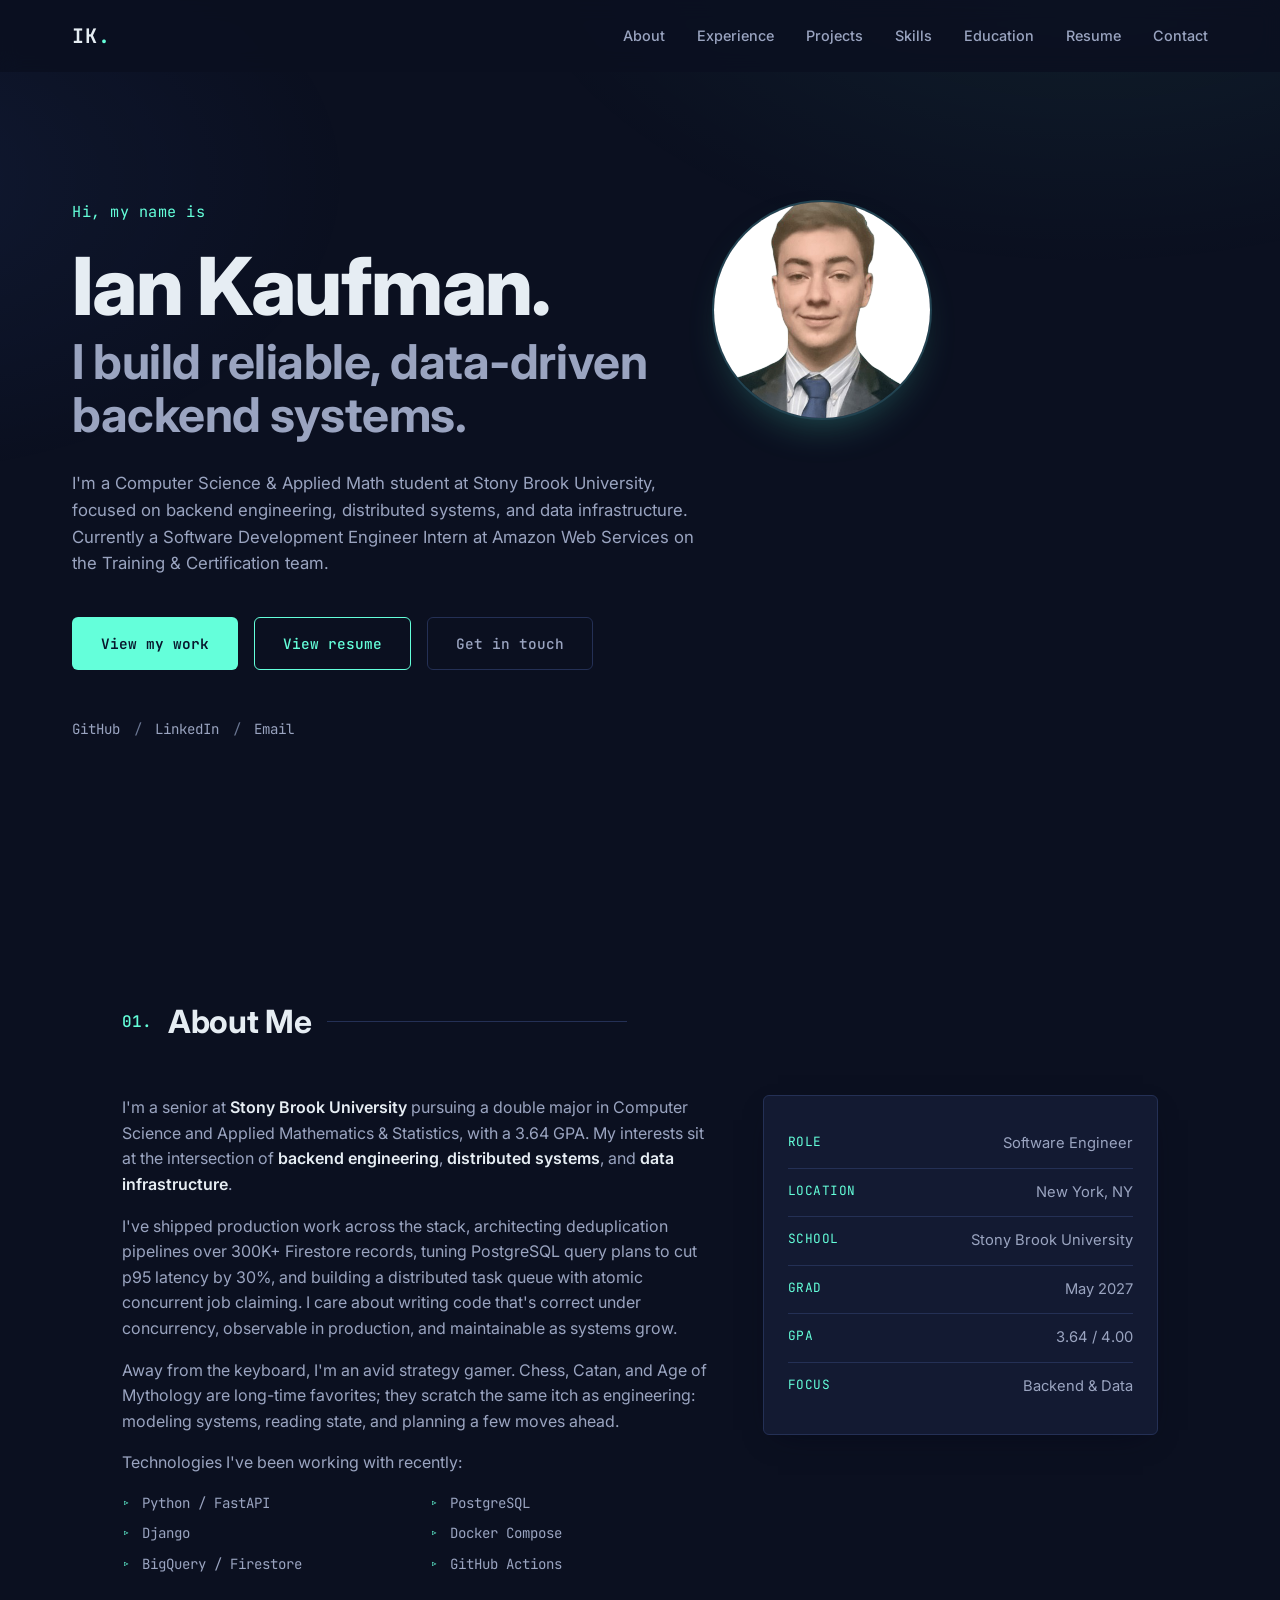
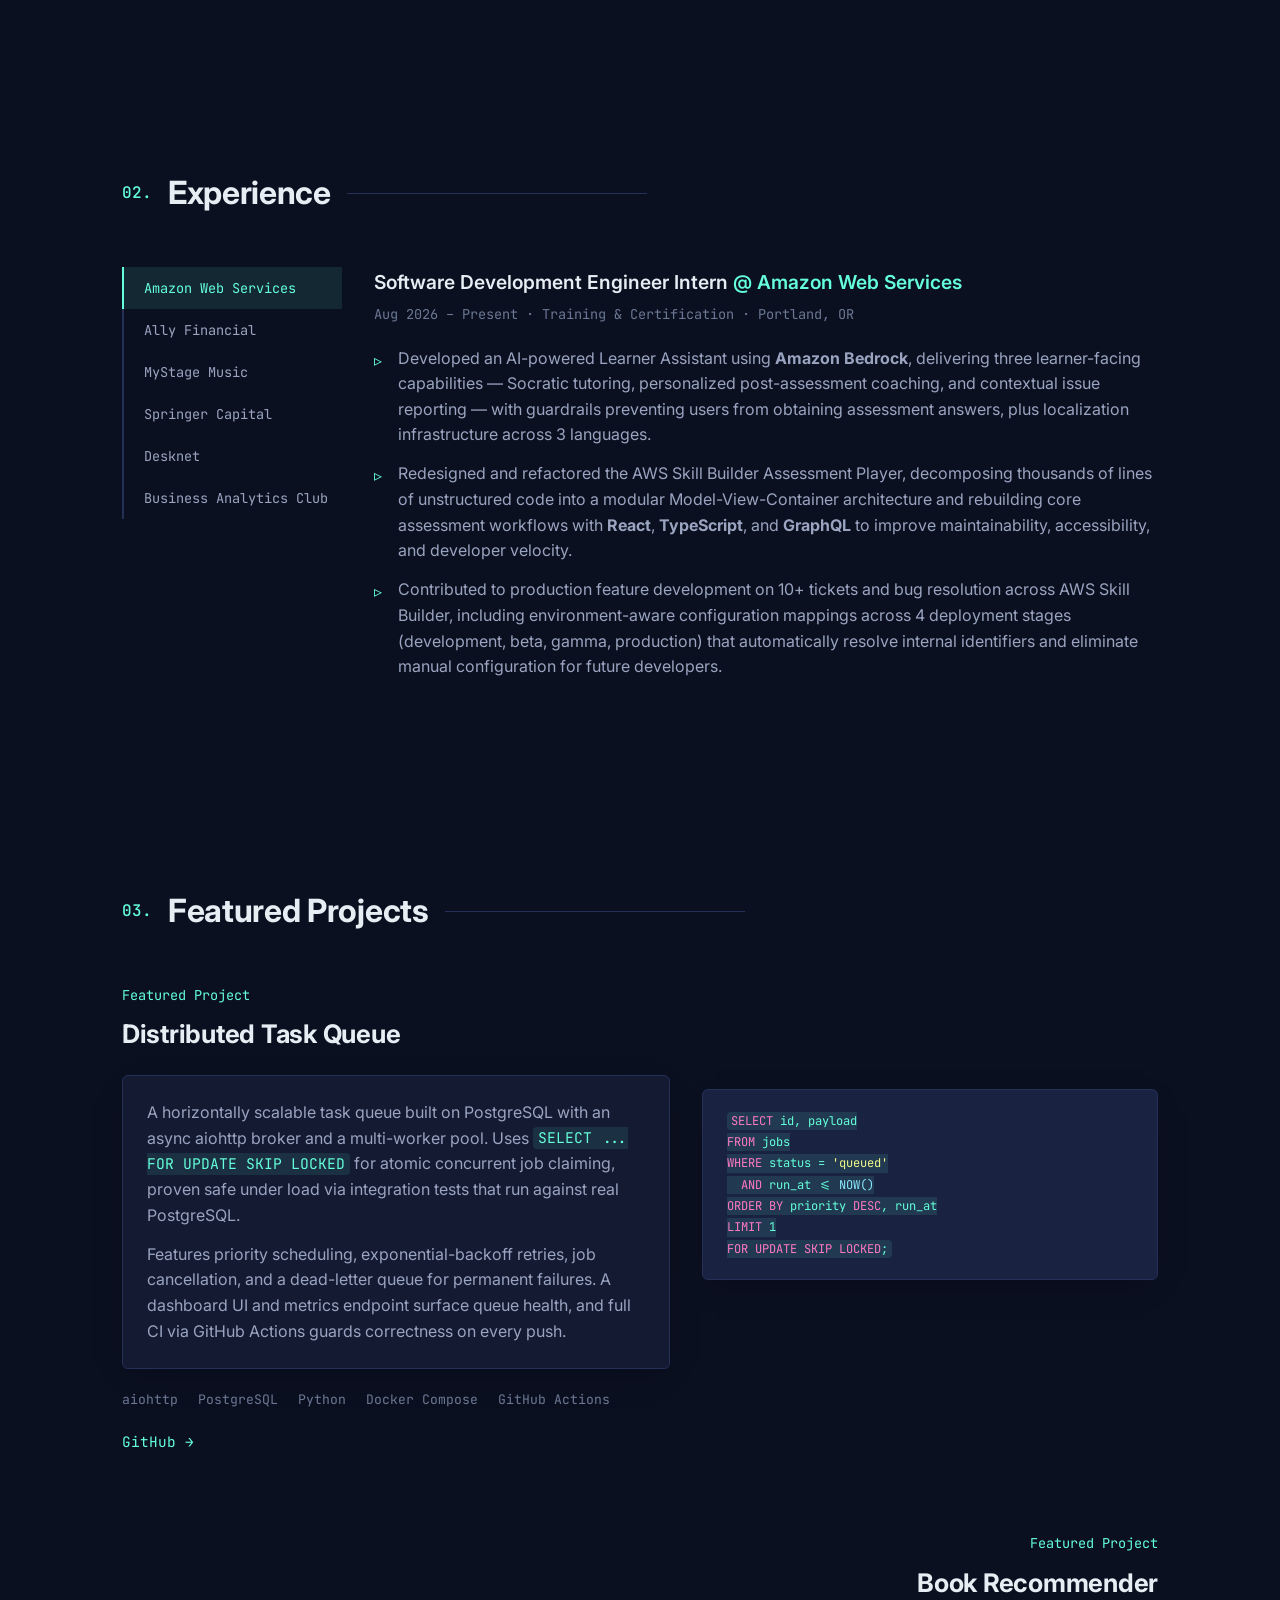
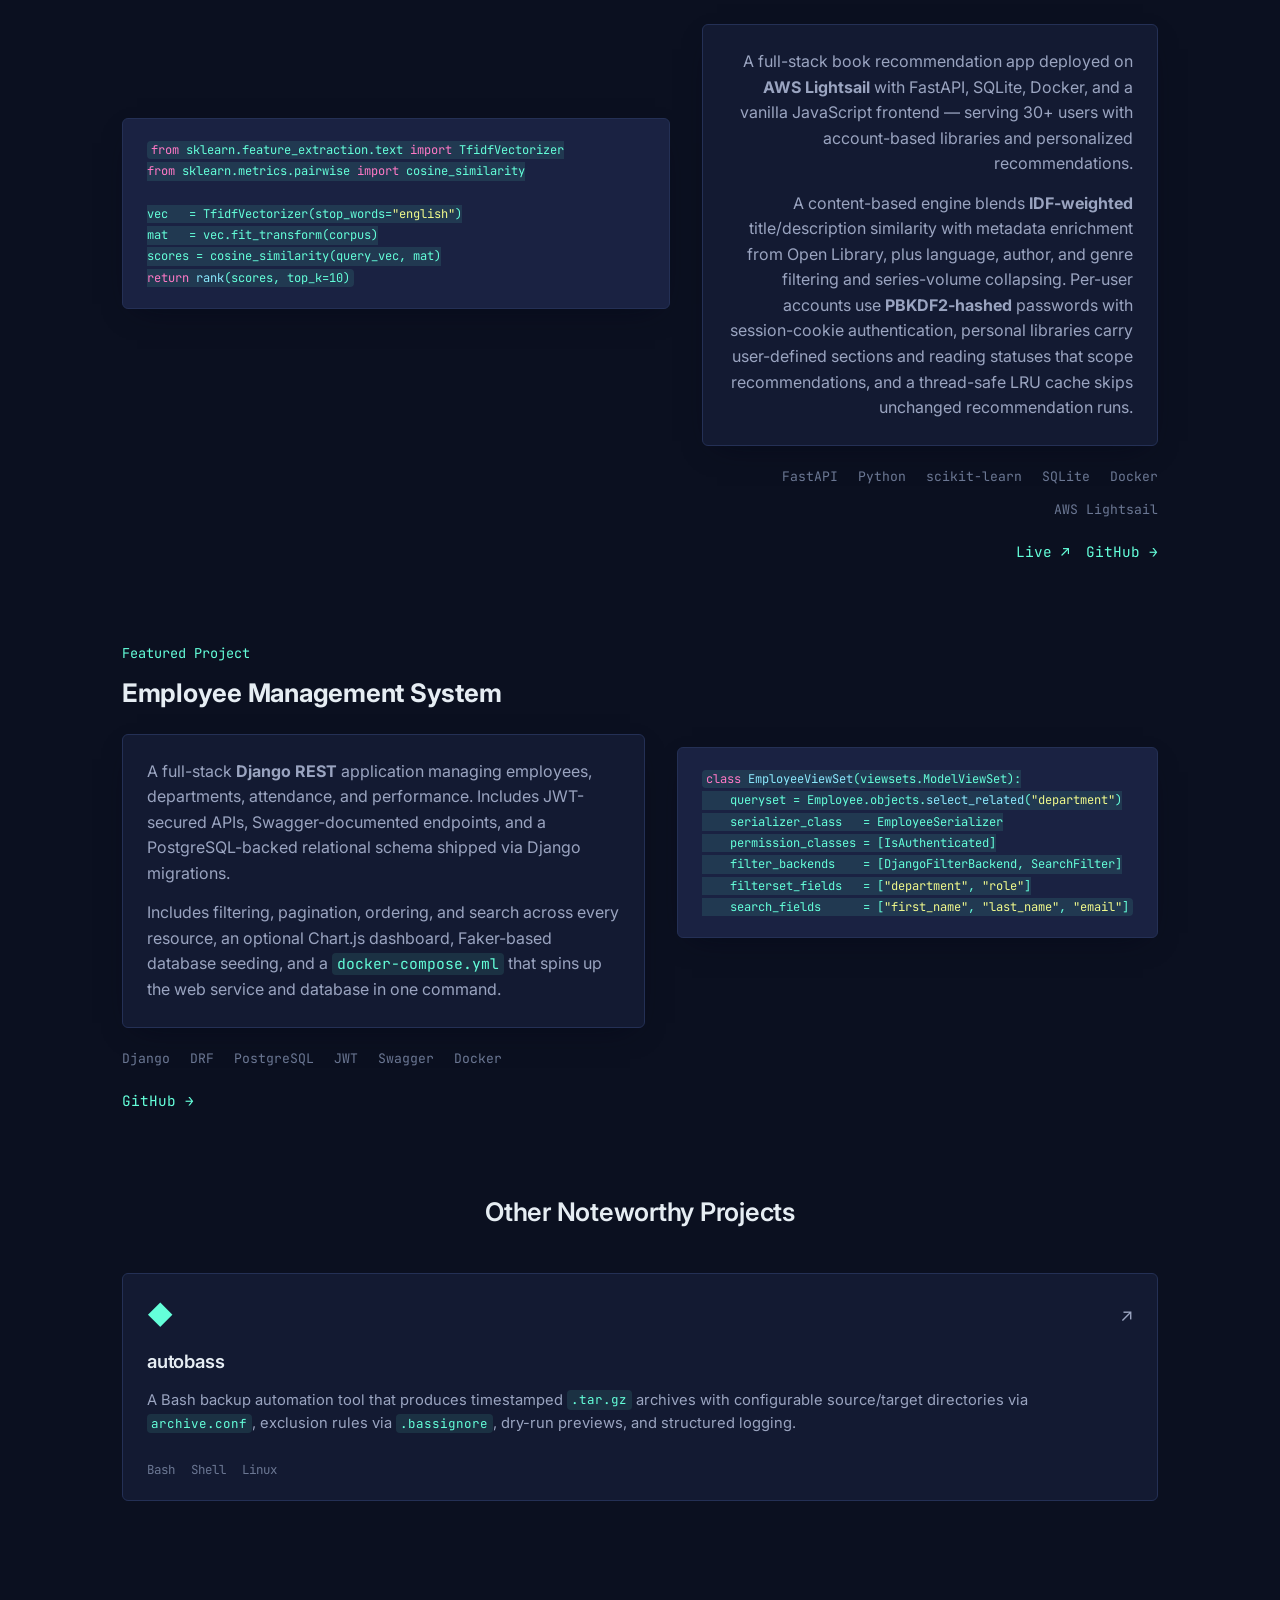
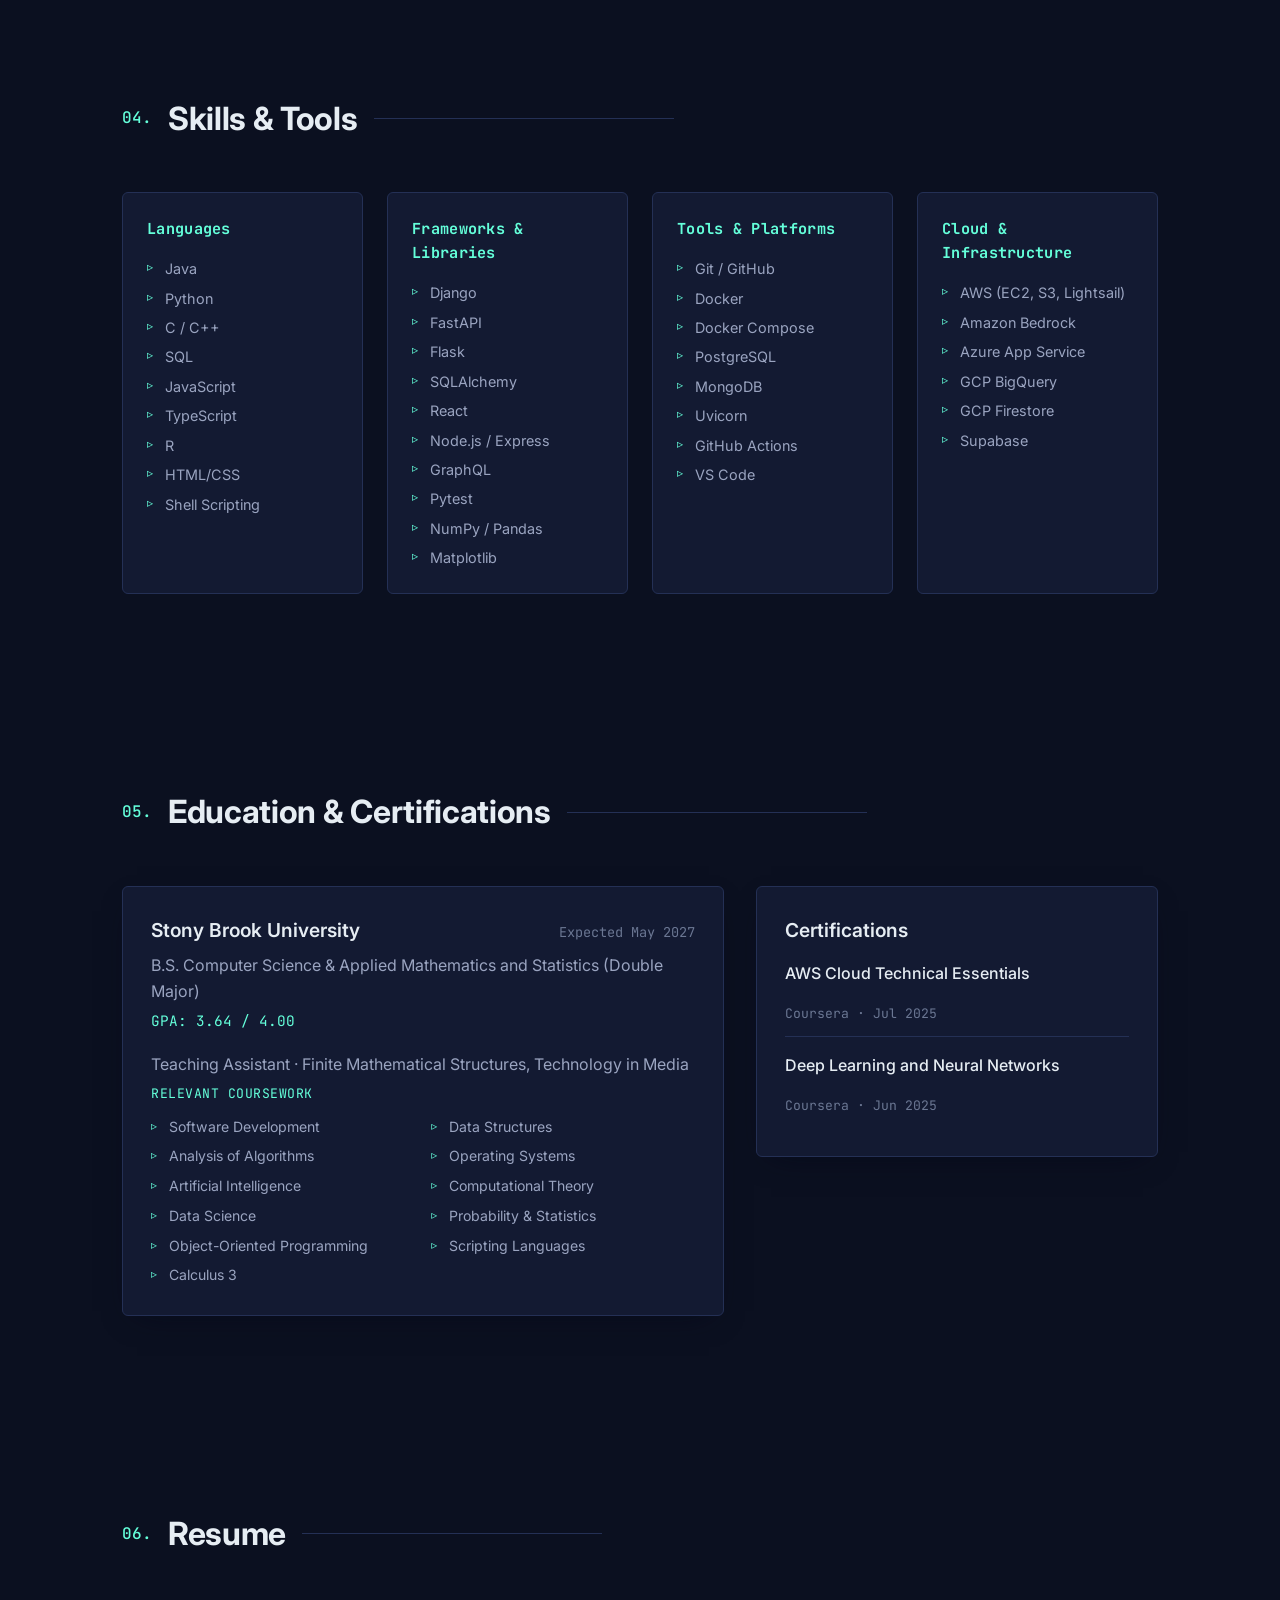
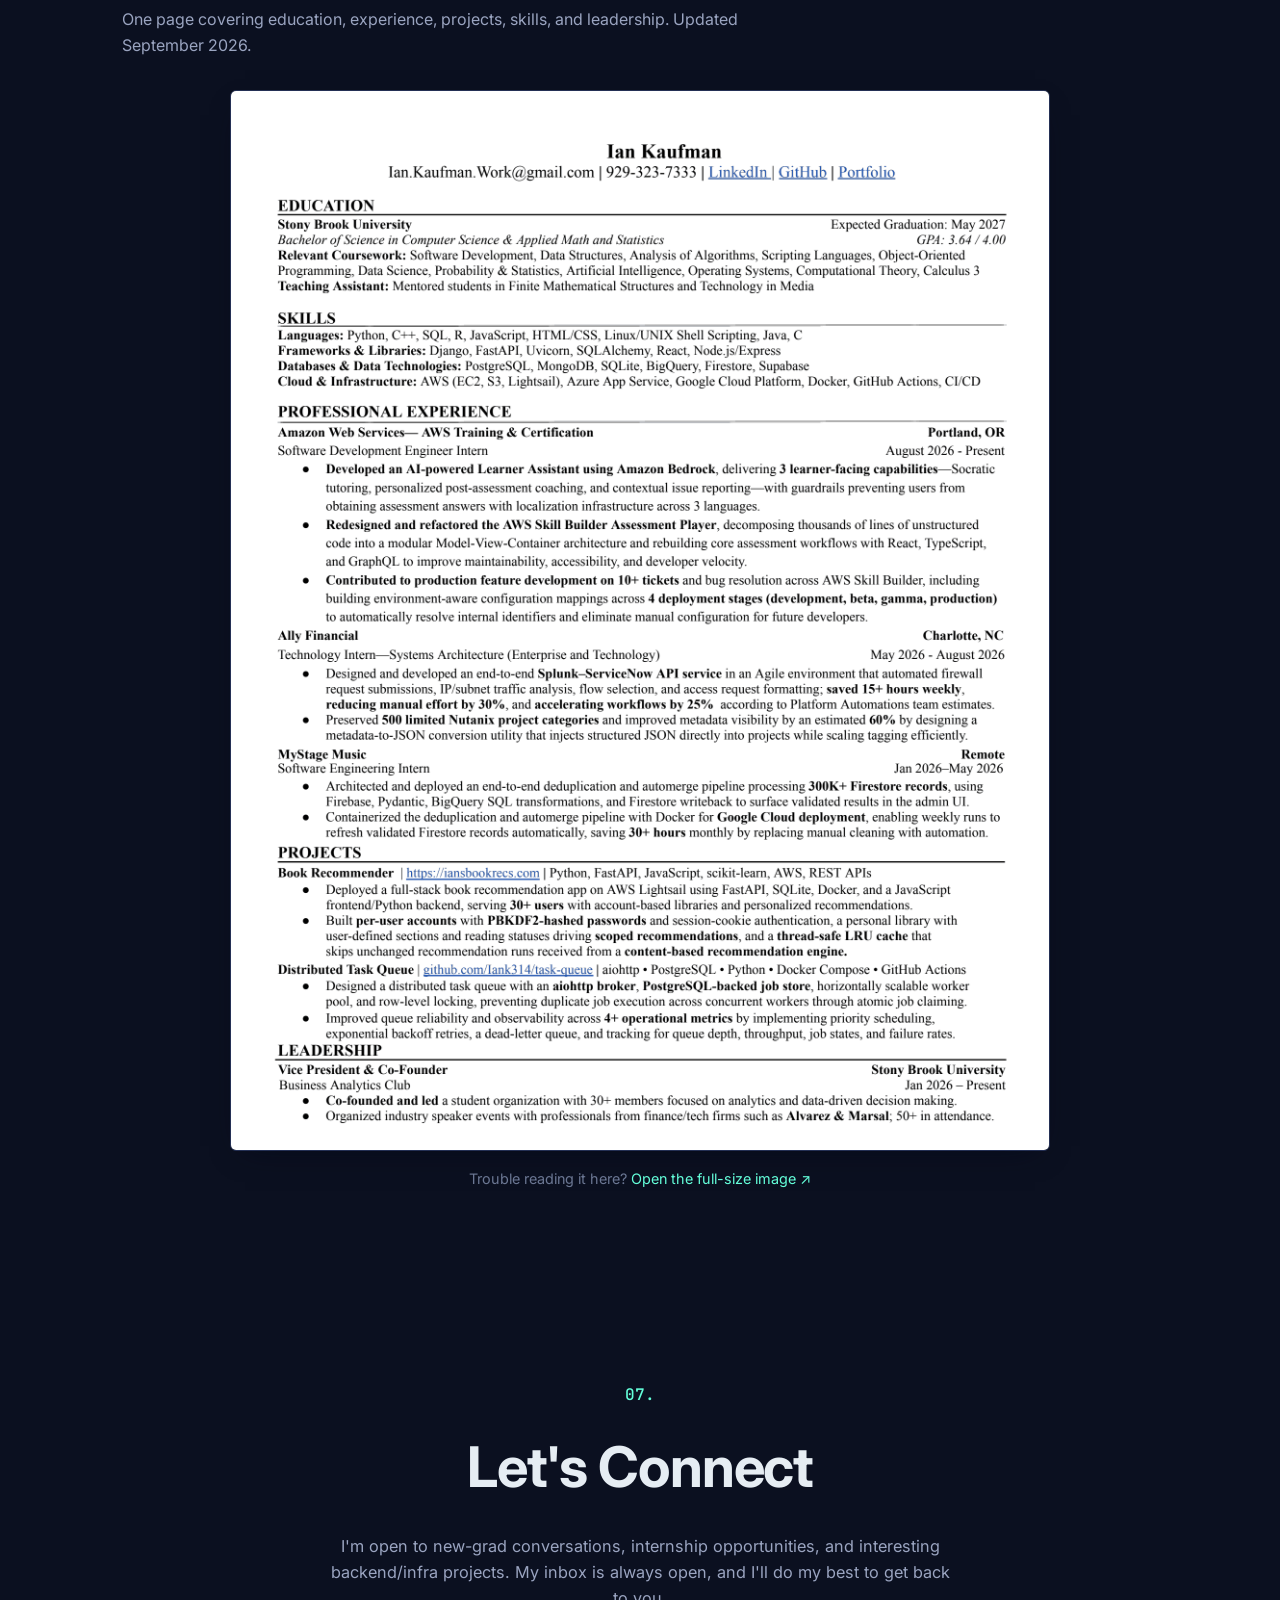
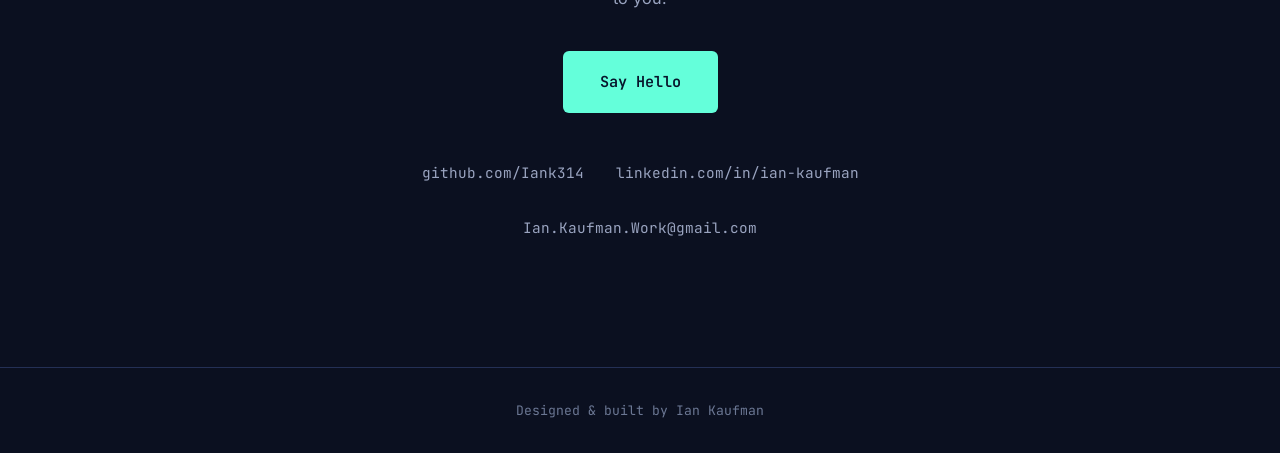
<file: index.html>
<!DOCTYPE html>
<html lang="en">
<head>
  <meta charset="UTF-8" />
  <meta name="viewport" content="width=device-width, initial-scale=1.0" />
  <meta name="description" content="Ian Kaufman. Software Engineer and Computer Science & Applied Math student at Stony Brook University." />
  <title>Ian Kaufman | Software Engineer</title>
  <link rel="canonical" href="https://iank314.github.io/Portfolio/" />
  <meta name="robots" content="index, follow" />
  <meta name="author" content="Ian Kaufman" />
  <meta property="og:type" content="profile" />
  <meta property="og:site_name" content="Ian Kaufman" />
  <meta property="og:title" content="Ian Kaufman | Software Engineer" />
  <meta property="og:description" content="Personal portfolio of Ian Kaufman, a Computer Science &amp; Applied Math student at Stony Brook University focused on backend engineering and data infrastructure." />
  <meta property="og:url" content="https://iank314.github.io/Portfolio/" />
  <meta property="og:image" content="https://iank314.github.io/Portfolio/Headshot.png" />
  <meta property="profile:first_name" content="Ian" />
  <meta property="profile:last_name" content="Kaufman" />
  <meta name="twitter:card" content="summary" />
  <script type="application/ld+json">
  {
    "@context": "https://schema.org",
    "@type": "Person",
    "name": "Ian Kaufman",
    "url": "https://iank314.github.io/Portfolio/",
    "image": "https://iank314.github.io/Portfolio/Headshot.png",
    "email": "mailto:Ian.Kaufman.Work@gmail.com",
    "jobTitle": "Software Engineer",
    "description": "Computer Science & Applied Mathematics student at Stony Brook University, focused on backend engineering, distributed systems, and data infrastructure.",
    "alumniOf": {
      "@type": "CollegeOrUniversity",
      "name": "Stony Brook University"
    },
    "address": {
      "@type": "PostalAddress",
      "addressLocality": "New York",
      "addressRegion": "NY",
      "addressCountry": "US"
    },
    "sameAs": [
      "https://github.com/Iank314",
      "https://www.linkedin.com/in/ian-kaufman-7a9408329/"
    ]
  }
  </script>
  <link rel="icon" href="favicon.svg" type="image/svg+xml" />
  <link rel="icon" href="favicon-32.png" sizes="32x32" type="image/png" />
  <link rel="apple-touch-icon" href="apple-touch-icon.png" />
  <meta name="theme-color" content="#0b1020" />
  <link rel="preconnect" href="https://fonts.googleapis.com" />
  <link rel="preconnect" href="https://fonts.gstatic.com" crossorigin />
  <link href="https://fonts.googleapis.com/css2?family=Inter:wght@300;400;500;600;700;800&family=JetBrains+Mono:wght@400;500&display=swap" rel="stylesheet" />
  <link rel="stylesheet" href="styles.css" />
</head>
<body>
  <nav class="nav">
    <div class="nav-container">
      <a href="#top" class="nav-logo">IK<span class="dot">.</span></a>
      <ul class="nav-links">
        <li><a href="#about">About</a></li>
        <li><a href="#experience">Experience</a></li>
        <li><a href="#projects">Projects</a></li>
        <li><a href="#skills">Skills</a></li>
        <li><a href="#education">Education</a></li>
        <li><a href="#resume">Resume</a></li>
        <li><a href="#contact">Contact</a></li>
      </ul>
      <button class="nav-toggle" aria-label="Toggle navigation">
        <span></span><span></span><span></span>
      </button>
    </div>
  </nav>

  <header id="top" class="hero">
    <div class="hero-inner">
      <div class="hero-portrait" aria-hidden="true">
        <img src="Headshot.png" alt="Ian Kaufman" id="headshot" />
      </div>
      <p class="hero-kicker">Hi, my name is</p>
      <h1 class="hero-name">Ian Kaufman.</h1>
      <h2 class="hero-tagline">I build reliable, data-driven backend systems.</h2>
      <p class="hero-sub">
        I'm a Computer Science &amp; Applied Math student at Stony Brook University,
        focused on backend engineering, distributed systems, and data infrastructure.
        Currently a Software Development Engineer Intern at Amazon Web Services
        on the Training &amp; Certification team.
      </p>
      <div class="hero-cta">
        <a href="#projects" class="btn btn-primary">View my work</a>
        <a href="#resume" class="btn btn-outline">View resume</a>
        <a href="mailto:Ian.Kaufman.Work@gmail.com" class="btn btn-ghost">Get in touch</a>
      </div>
      <div class="hero-socials">
        <a href="https://github.com/Iank314" target="_blank" rel="noopener" aria-label="GitHub">GitHub</a>
        <span class="divider">/</span>
        <a href="https://www.linkedin.com/in/ian-kaufman-7a9408329/" target="_blank" rel="noopener" aria-label="LinkedIn">LinkedIn</a>
        <span class="divider">/</span>
        <a href="mailto:Ian.Kaufman.Work@gmail.com" aria-label="Email">Email</a>
      </div>
    </div>
  </header>

  <main>
    <section id="about" class="section">
      <div class="section-head">
        <span class="section-num">01.</span>
        <h2 class="section-title">About Me</h2>
        <span class="section-rule"></span>
      </div>
      <div class="about-grid">
        <div class="about-text">
          <p>
            I'm a senior at <strong>Stony Brook University</strong> pursuing a
            double major in Computer Science and Applied Mathematics &amp;
            Statistics, with a 3.64 GPA. My interests sit at the intersection
            of <strong>backend engineering</strong>, <strong>distributed
            systems</strong>, and <strong>data infrastructure</strong>.
          </p>
          <p>
            I've shipped production work across the stack, architecting
            deduplication pipelines over 300K+ Firestore records, tuning
            PostgreSQL query plans to cut p95 latency by 30%, and building a
            distributed task queue with atomic concurrent job claiming. I care
            about writing code that's correct under concurrency, observable in
            production, and maintainable as systems grow.
          </p>
          <p>
            Away from the keyboard, I'm an avid strategy gamer. Chess, Catan,
            and Age of Mythology are long-time favorites; they scratch the
            same itch as engineering: modeling systems, reading state, and
            planning a few moves ahead.
          </p>
          <p>Technologies I've been working with recently:</p>
          <ul class="tech-list">
            <li>Python / FastAPI</li>
            <li>PostgreSQL</li>
            <li>Django</li>
            <li>Docker Compose</li>
            <li>BigQuery / Firestore</li>
            <li>GitHub Actions</li>
          </ul>
        </div>
        <div class="about-card">
          <div class="card-row"><span class="card-label">Role</span><span>Software Engineer</span></div>
          <div class="card-row"><span class="card-label">Location</span><span>New York, NY</span></div>
          <div class="card-row"><span class="card-label">School</span><span>Stony Brook University</span></div>
          <div class="card-row"><span class="card-label">Grad</span><span>May 2027</span></div>
          <div class="card-row"><span class="card-label">GPA</span><span>3.64 / 4.00</span></div>
          <div class="card-row"><span class="card-label">Focus</span><span>Backend &amp; Data</span></div>
        </div>
      </div>
    </section>

    <section id="experience" class="section">
      <div class="section-head">
        <span class="section-num">02.</span>
        <h2 class="section-title">Experience</h2>
        <span class="section-rule"></span>
      </div>
      <div class="experience">
        <div class="tabs" role="tablist">
          <button class="tab active" data-tab="aws" role="tab">Amazon Web Services</button>
          <button class="tab" data-tab="ally" role="tab">Ally Financial</button>
          <button class="tab" data-tab="mystage" role="tab">MyStage Music</button>
          <button class="tab" data-tab="springer" role="tab">Springer Capital</button>
          <button class="tab" data-tab="desknet" role="tab">Desknet</button>
          <button class="tab" data-tab="bac" role="tab">Business Analytics Club</button>
        </div>
        <div class="tab-content">
          <article class="panel active" id="aws">
            <h3>Software Development Engineer Intern<span class="company"> @ Amazon Web Services</span></h3>
            <p class="meta">Aug 2026 – Present · Training &amp; Certification · Portland, OR</p>
            <ul>
              <li>Developed an AI-powered Learner Assistant using <strong>Amazon Bedrock</strong>, delivering three learner-facing capabilities — Socratic tutoring, personalized post-assessment coaching, and contextual issue reporting — with guardrails preventing users from obtaining assessment answers, plus localization infrastructure across 3 languages.</li>
              <li>Redesigned and refactored the AWS Skill Builder Assessment Player, decomposing thousands of lines of unstructured code into a modular Model-View-Container architecture and rebuilding core assessment workflows with <strong>React</strong>, <strong>TypeScript</strong>, and <strong>GraphQL</strong> to improve maintainability, accessibility, and developer velocity.</li>
              <li>Contributed to production feature development on 10+ tickets and bug resolution across AWS Skill Builder, including environment-aware configuration mappings across 4 deployment stages (development, beta, gamma, production) that automatically resolve internal identifiers and eliminate manual configuration for future developers.</li>
            </ul>
          </article>
          <article class="panel" id="ally">
            <h3>Technology Intern, Systems Architecture (ETO)<span class="company"> @ Ally Financial</span></h3>
            <p class="meta">May 2026 – Aug 2026 · Charlotte, NC</p>
            <ul>
              <li>Designed and developed an end-to-end Splunk–ServiceNow API service in an Agile environment that automated firewall request submissions, IP/subnet traffic analysis, flow selection, and access-request formatting — saving 15+ hours weekly, reducing manual effort 30%, and accelerating workflows 25% per Platform Automations team estimates.</li>
              <li>Designed a metadata-to-JSON conversion utility that injects structured JSON directly into projects, preserving 500 limited Nutanix project categories and improving metadata visibility an estimated 60% by replacing category-based tagging with a more scalable metadata approach.</li>
            </ul>
          </article>
          <article class="panel" id="mystage">
            <h3>Software Engineering Intern<span class="company"> @ MyStage Music</span></h3>
            <p class="meta">Jan 2026 – May 2026 · Remote</p>
            <ul>
              <li>Architected and deployed an end-to-end deduplication and automerge pipeline processing 300K+ Firestore records, using Firebase, Pydantic, and BigQuery SQL transformations with Firestore writeback to surface validated results in the admin UI.</li>
              <li>Containerized the deduplication and automerge pipeline with Docker for Google Cloud deployment, enabling weekly runs that refresh validated Firestore records automatically — saving 30+ hours monthly by replacing manual data cleaning.</li>
            </ul>
          </article>
          <article class="panel" id="springer">
            <h3>Backend Software Engineering Intern<span class="company"> @ Springer Capital</span></h3>
            <p class="meta">Jul 2025 – Oct 2025 · Remote</p>
            <ul>
              <li>Designed a normalized PostgreSQL schema (employees, departments, roles) with foreign keys, unique constraints, and composite/partial indexes aligned to high-frequency queries; shipped migrations via Django.</li>
              <li>Refactored backend data-access patterns and eliminated N+1 queries using <code>select_related</code>/<code>prefetch_related</code>, tuning execution plans with <code>EXPLAIN ANALYZE</code> to decrease p95 latency 30% and improve API response consistency for cleaner reporting.</li>
            </ul>
          </article>
          <article class="panel" id="desknet">
            <h3>Technology Intern<span class="company"> @ Desknet</span></h3>
            <p class="meta">May 2023 – Aug 2023 · Jersey City, NJ</p>
            <ul>
              <li>Built a <strong>Spring Boot</strong> service integrated with <strong>ActiveMQ</strong> to measure end-to-end latency of messages exchanged by the Desknetinc.com platform, instrumenting producers and consumers to publish per-message timing data for diagnostic review.</li>
              <li>Worked across backend services to surface performance telemetry from live message flows, targeting bottleneck identification in the company's internal messaging pipeline.</li>
            </ul>
          </article>
          <article class="panel" id="bac">
            <h3>Vice President &amp; Co-Founder<span class="company"> @ Business Analytics Club, SBU</span></h3>
            <p class="meta">Jan 2026 – Present · Stony Brook, NY</p>
            <ul>
              <li>Co-founded and led a student organization of 30+ members focused on analytics and data-driven decision making.</li>
              <li>Organized industry speaker events with professionals from finance/tech firms such as Alvarez &amp; Marsal, drawing 50+ attendees.</li>
            </ul>
          </article>
        </div>
      </div>
    </section>

    <section id="projects" class="section">
      <div class="section-head">
        <span class="section-num">03.</span>
        <h2 class="section-title">Featured Projects</h2>
        <span class="section-rule"></span>
      </div>

      <article class="project project-featured">
        <div class="project-meta">
          <p class="project-overline">Featured Project</p>
          <h3 class="project-title"><a href="https://github.com/Iank314/task-queue" target="_blank" rel="noopener">Distributed Task Queue</a></h3>
          <div class="project-body">
            <p>
              A horizontally scalable task queue built on PostgreSQL with an
              async aiohttp broker and a multi-worker pool. Uses
              <code>SELECT ... FOR UPDATE SKIP LOCKED</code> for atomic concurrent
              job claiming, proven safe under load via integration tests that
              run against real PostgreSQL.
            </p>
            <p>
              Features priority scheduling, exponential-backoff retries, job
              cancellation, and a dead-letter queue for permanent failures. A
              dashboard UI and metrics endpoint surface queue health, and full
              CI via GitHub Actions guards correctness on every push.
            </p>
          </div>
          <ul class="project-tech">
            <li>aiohttp</li><li>PostgreSQL</li><li>Python</li><li>Docker Compose</li><li>GitHub Actions</li>
          </ul>
          <div class="project-links">
            <a href="https://github.com/Iank314/task-queue" target="_blank" rel="noopener" aria-label="GitHub repository">GitHub →</a>
          </div>
        </div>
        <div class="project-visual">
          <div class="visual-code">
            <pre><code><span class="c-kw">SELECT</span> id, payload
<span class="c-kw">FROM</span> jobs
<span class="c-kw">WHERE</span> status = <span class="c-str">'queued'</span>
  <span class="c-kw">AND</span> run_at &lt;= <span class="c-fn">NOW()</span>
<span class="c-kw">ORDER BY</span> priority <span class="c-kw">DESC</span>, run_at
<span class="c-kw">LIMIT</span> 1
<span class="c-kw">FOR UPDATE SKIP LOCKED</span>;</code></pre>
          </div>
        </div>
      </article>

      <article class="project project-featured reverse">
        <div class="project-meta">
          <p class="project-overline">Featured Project</p>
          <h3 class="project-title"><a href="https://iansbookrecs.com" target="_blank" rel="noopener nofollow">Book Recommender</a></h3>
          <div class="project-body">
            <p>
              A full-stack book recommendation app deployed on
              <strong>AWS Lightsail</strong> with FastAPI, SQLite, Docker, and a
              vanilla JavaScript frontend — serving 30+ users with account-based
              libraries and personalized recommendations.
            </p>
            <p>
              A content-based engine blends <strong>IDF-weighted</strong>
              title/description similarity with metadata enrichment from Open
              Library, plus language, author, and genre filtering and
              series-volume collapsing. Per-user accounts use <strong>PBKDF2-hashed</strong>
              passwords with session-cookie authentication, personal libraries
              carry user-defined sections and reading statuses that scope
              recommendations, and a thread-safe LRU cache skips unchanged
              recommendation runs.
            </p>
          </div>
          <ul class="project-tech">
            <li>FastAPI</li><li>Python</li><li>scikit-learn</li><li>SQLite</li><li>Docker</li><li>AWS Lightsail</li>
          </ul>
          <div class="project-links">
            <a href="https://iansbookrecs.com" target="_blank" rel="noopener nofollow" aria-label="Live site">Live ↗</a>
            <a href="https://github.com/Iank314/BookRecommender" target="_blank" rel="noopener" aria-label="GitHub repository">GitHub →</a>
          </div>
        </div>
        <div class="project-visual">
          <div class="visual-code">
            <pre><code><span class="c-kw">from</span> sklearn.feature_extraction.text <span class="c-kw">import</span> TfidfVectorizer
<span class="c-kw">from</span> sklearn.metrics.pairwise <span class="c-kw">import</span> cosine_similarity

vec   = TfidfVectorizer(stop_words=<span class="c-str">"english"</span>)
mat   = vec.fit_transform(corpus)
scores = cosine_similarity(query_vec, mat)
<span class="c-kw">return</span> <span class="c-fn">rank</span>(scores, top_k=10)</code></pre>
          </div>
        </div>
      </article>

      <article class="project project-featured">
        <div class="project-meta">
          <p class="project-overline">Featured Project</p>
          <h3 class="project-title"><a href="https://github.com/Iank314/django-employee-management" target="_blank" rel="noopener">Employee Management System</a></h3>
          <div class="project-body">
            <p>
              A full-stack <strong>Django REST</strong> application managing
              employees, departments, attendance, and performance. Includes
              JWT-secured APIs, Swagger-documented endpoints, and a
              PostgreSQL-backed relational schema shipped via Django
              migrations.
            </p>
            <p>
              Includes filtering, pagination, ordering, and search across
              every resource, an optional Chart.js dashboard, Faker-based
              database seeding, and a <code>docker-compose.yml</code> that
              spins up the web service and database in one command.
            </p>
          </div>
          <ul class="project-tech">
            <li>Django</li><li>DRF</li><li>PostgreSQL</li><li>JWT</li><li>Swagger</li><li>Docker</li>
          </ul>
          <div class="project-links">
            <a href="https://github.com/Iank314/django-employee-management" target="_blank" rel="noopener" aria-label="GitHub repository">GitHub →</a>
          </div>
        </div>
        <div class="project-visual">
          <div class="visual-code">
            <pre><code><span class="c-kw">class</span> <span class="c-fn">EmployeeViewSet</span>(viewsets.ModelViewSet):
    queryset = Employee.objects.<span class="c-fn">select_related</span>(<span class="c-str">"department"</span>)
    serializer_class   = EmployeeSerializer
    permission_classes = [IsAuthenticated]
    filter_backends    = [DjangoFilterBackend, SearchFilter]
    filterset_fields   = [<span class="c-str">"department"</span>, <span class="c-str">"role"</span>]
    search_fields      = [<span class="c-str">"first_name"</span>, <span class="c-str">"last_name"</span>, <span class="c-str">"email"</span>]</code></pre>
          </div>
        </div>
      </article>

      <h3 class="other-heading">Other Noteworthy Projects</h3>

      <div class="other-grid">
        <article class="other-card">
          <div class="other-card-head">
            <span class="folder-icon" aria-hidden="true">◆</span>
            <a href="https://github.com/Iank314/autobass" target="_blank" rel="noopener" class="other-link" aria-label="GitHub repository">↗</a>
          </div>
          <h4 class="other-title"><a href="https://github.com/Iank314/autobass" target="_blank" rel="noopener">autobass</a></h4>
          <p class="other-desc">
            A Bash backup automation tool that produces timestamped
            <code>.tar.gz</code> archives with configurable source/target
            directories via <code>archive.conf</code>, exclusion rules via
            <code>.bassignore</code>, dry-run previews, and structured
            logging.
          </p>
          <ul class="other-tech">
            <li>Bash</li><li>Shell</li><li>Linux</li>
          </ul>
        </article>
      </div>
    </section>

    <section id="skills" class="section">
      <div class="section-head">
        <span class="section-num">04.</span>
        <h2 class="section-title">Skills &amp; Tools</h2>
        <span class="section-rule"></span>
      </div>
      <div class="skills-grid">
        <div class="skill-group">
          <h3>Languages</h3>
          <ul>
            <li>Java</li><li>Python</li><li>C / C++</li><li>SQL</li>
            <li>JavaScript</li><li>TypeScript</li><li>R</li><li>HTML/CSS</li><li>Shell Scripting</li>
          </ul>
        </div>
        <div class="skill-group">
          <h3>Frameworks &amp; Libraries</h3>
          <ul>
            <li>Django</li><li>FastAPI</li><li>Flask</li><li>SQLAlchemy</li>
            <li>React</li><li>Node.js / Express</li><li>GraphQL</li><li>Pytest</li><li>NumPy / Pandas</li>
            <li>Matplotlib</li>
          </ul>
        </div>
        <div class="skill-group">
          <h3>Tools &amp; Platforms</h3>
          <ul>
            <li>Git / GitHub</li><li>Docker</li><li>Docker Compose</li><li>PostgreSQL</li>
            <li>MongoDB</li><li>Uvicorn</li><li>GitHub Actions</li><li>VS Code</li>
          </ul>
        </div>
        <div class="skill-group">
          <h3>Cloud &amp; Infrastructure</h3>
          <ul>
            <li>AWS (EC2, S3, Lightsail)</li><li>Amazon Bedrock</li>
            <li>Azure App Service</li><li>GCP BigQuery</li>
            <li>GCP Firestore</li><li>Supabase</li>
          </ul>
        </div>
      </div>
    </section>

    <section id="education" class="section">
      <div class="section-head">
        <span class="section-num">05.</span>
        <h2 class="section-title">Education &amp; Certifications</h2>
        <span class="section-rule"></span>
      </div>
      <div class="edu-grid">
        <div class="edu-card primary">
          <div class="edu-header">
            <h3>Stony Brook University</h3>
            <span class="edu-date">Expected May 2027</span>
          </div>
          <p class="edu-degree">B.S. Computer Science &amp; Applied Mathematics and Statistics (Double Major)</p>
          <p class="edu-gpa">GPA: 3.64 / 4.00</p>
          <p class="edu-degree">Teaching Assistant · Finite Mathematical Structures, Technology in Media</p>
          <p class="edu-label">Relevant Coursework</p>
          <ul class="edu-courses">
            <li>Software Development</li>
            <li>Data Structures</li>
            <li>Analysis of Algorithms</li>
            <li>Operating Systems</li>
            <li>Artificial Intelligence</li>
            <li>Computational Theory</li>
            <li>Data Science</li>
            <li>Probability &amp; Statistics</li>
            <li>Object-Oriented Programming</li>
            <li>Scripting Languages</li>
            <li>Calculus 3</li>
          </ul>
        </div>
        <div class="edu-card">
          <h3>Certifications</h3>
          <ul class="cert-list">
            <li>
              <span class="cert-name">AWS Cloud Technical Essentials</span>
              <span class="cert-date">Coursera · Jul 2025</span>
            </li>
            <li>
              <span class="cert-name">Deep Learning and Neural Networks</span>
              <span class="cert-date">Coursera · Jun 2025</span>
            </li>
          </ul>
        </div>
      </div>
    </section>

    <section id="resume" class="section section-resume">
      <div class="section-head">
        <span class="section-num">06.</span>
        <h2 class="section-title">Resume</h2>
        <span class="section-rule"></span>
      </div>
      <div class="resume-copy">
        <p>
          One page covering education, experience, projects, skills, and
          leadership. Updated September 2026.
        </p>
      </div>
      <figure class="resume-preview">
        <picture>
          <source srcset="resume-preview.webp" type="image/webp" />
          <img src="resume-preview.png"
               alt="Resume of Ian Kaufman: Stony Brook University B.S. in Computer Science and Applied Math and Statistics; software engineering internships at Amazon Web Services, Ally Financial, and MyStage Music; Book Recommender and Distributed Task Queue projects; Vice President and co-founder of the Business Analytics Club."
               width="1700" height="2200" loading="lazy" decoding="async" />
        </picture>
        <figcaption class="resume-caption">
          Trouble reading it here?
          <a href="resume-preview.png" target="_blank" rel="noopener">Open the full-size image&nbsp;&#8599;</a>
        </figcaption>
      </figure>
    </section>

    <section id="contact" class="section section-contact">
      <span class="section-num">07.</span>
      <h2 class="contact-heading">Let's Connect</h2>
      <p class="contact-sub">
        I'm open to new-grad conversations, internship opportunities, and
        interesting backend/infra projects. My inbox is always open, and I'll
        do my best to get back to you.
      </p>
      <a href="mailto:Ian.Kaufman.Work@gmail.com" class="btn btn-primary btn-lg">Say Hello</a>
      <div class="contact-links">
        <a href="https://github.com/Iank314" target="_blank" rel="noopener">github.com/Iank314</a>
        <a href="https://www.linkedin.com/in/ian-kaufman-7a9408329/" target="_blank" rel="noopener">linkedin.com/in/ian-kaufman</a>
        <a href="mailto:Ian.Kaufman.Work@gmail.com">Ian.Kaufman.Work@gmail.com</a>
      </div>
    </section>
  </main>

  <footer class="footer">
    <p>Designed &amp; built by Ian Kaufman</p>
  </footer>

  <script src="script.js"></script>
</body>
</html>
</file>
<file: styles.css>
:root {
  --bg: #0b1020;
  --bg-alt: #0f152a;
  --surface: #131a32;
  --surface-2: #1a2242;
  --border: #243055;
  --text: #e6edf3;
  --text-dim: #9aa4c0;
  --text-muted: #6b7793;
  --accent: #64ffda;
  --accent-dim: rgba(100, 255, 218, 0.1);
  --accent-soft: rgba(100, 255, 218, 0.18);
  --shadow: 0 10px 30px -15px rgba(2, 6, 23, 0.7);
  --radius: 6px;
  --nav-h: 72px;
  --font-sans: 'Inter', system-ui, -apple-system, 'Segoe UI', sans-serif;
  --font-mono: 'JetBrains Mono', 'SF Mono', Menlo, Consolas, monospace;
}

* { box-sizing: border-box; margin: 0; padding: 0; }

html { scroll-behavior: smooth; }

body {
  font-family: var(--font-sans);
  background: var(--bg);
  color: var(--text);
  line-height: 1.6;
  -webkit-font-smoothing: antialiased;
  min-height: 100vh;
  overflow-x: hidden;
}

body::before {
  content: "";
  position: fixed;
  inset: 0;
  background:
    radial-gradient(1000px 600px at 85% -10%, rgba(100,255,218,0.07), transparent 60%),
    radial-gradient(800px 500px at -10% 20%, rgba(77,124,255,0.08), transparent 60%);
  pointer-events: none;
  z-index: -1;
}

a { color: var(--accent); text-decoration: none; transition: color .2s ease; }
a:hover { color: #9bfff0; }

code {
  font-family: var(--font-mono);
  font-size: 0.92em;
  color: var(--accent);
  background: var(--accent-dim);
  padding: 0.1em 0.35em;
  border-radius: 4px;
}

/* ---------- Navigation ---------- */
.nav {
  position: fixed;
  top: 0; left: 0; right: 0;
  height: var(--nav-h);
  background: rgba(11, 16, 32, 0.85);
  backdrop-filter: blur(10px);
  -webkit-backdrop-filter: blur(10px);
  border-bottom: 1px solid transparent;
  z-index: 100;
  transition: box-shadow .25s ease, border-color .25s ease;
}
.nav.scrolled {
  box-shadow: var(--shadow);
  border-bottom-color: var(--border);
}
.nav-container {
  max-width: 1200px;
  margin: 0 auto;
  height: 100%;
  padding: 0 2rem;
  display: flex;
  align-items: center;
  justify-content: space-between;
}
.nav-logo {
  font-family: var(--font-mono);
  font-weight: 700;
  font-size: 1.25rem;
  color: var(--text);
  letter-spacing: 1px;
}
.nav-logo .dot { color: var(--accent); }
.nav-links {
  display: flex;
  list-style: none;
  gap: 2rem;
  align-items: center;
}
.nav-links a {
  color: var(--text-dim);
  font-size: 0.9rem;
  font-weight: 500;
  position: relative;
  padding: 4px 0;
}
.nav-links a::after {
  content: "";
  position: absolute;
  left: 0; bottom: -2px;
  height: 2px; width: 0;
  background: var(--accent);
  transition: width .25s ease;
}
.nav-links a:hover { color: var(--text); }
.nav-links a:hover::after { width: 100%; }
.nav-toggle {
  display: none;
  background: transparent;
  border: none;
  cursor: pointer;
  width: 32px;
  flex-direction: column;
  gap: 5px;
  padding: 0;
}
.nav-toggle span {
  display: block;
  height: 2px;
  background: var(--text);
  border-radius: 2px;
  transition: transform .25s ease, opacity .25s ease;
}

/* ---------- Hero ---------- */
.hero {
  min-height: 100vh;
  display: flex;
  align-items: center;
  padding: calc(var(--nav-h) + 2rem) 2rem 4rem;
  max-width: 1200px;
  margin: 0 auto;
}
.hero-inner { max-width: 860px; position: relative; }

.hero-portrait {
  float: right;
  width: 220px;
  height: 220px;
  margin: 0 0 1.5rem 2rem;
  border-radius: 50%;
  overflow: hidden;
  border: 2px solid var(--accent-soft);
  box-shadow: 0 20px 40px -20px rgba(100, 255, 218, 0.35), var(--shadow);
  background: var(--surface);
  shape-outside: circle(50%);
}
.hero-portrait img {
  width: 100%;
  height: 100%;
  object-fit: cover;
  display: block;
  transition: transform .4s ease;
}
.hero-portrait:hover img { transform: scale(1.04); }

@media (max-width: 680px) {
  .hero-portrait {
    float: none;
    width: 150px;
    height: 150px;
    margin: 0 0 1.5rem 0;
  }
}
.hero-kicker {
  color: var(--accent);
  font-family: var(--font-mono);
  font-size: 0.95rem;
  margin-bottom: 1.25rem;
  letter-spacing: 0.5px;
}
.hero-name {
  font-size: clamp(2.5rem, 8vw, 5rem);
  font-weight: 800;
  line-height: 1.05;
  letter-spacing: -0.02em;
  color: var(--text);
  margin-bottom: 0.5rem;
}
.hero-tagline {
  font-size: clamp(1.6rem, 5vw, 3rem);
  font-weight: 700;
  line-height: 1.1;
  color: var(--text-dim);
  margin-bottom: 1.75rem;
  letter-spacing: -0.01em;
}
.hero-sub {
  font-size: 1.05rem;
  color: var(--text-dim);
  max-width: 640px;
  margin-bottom: 2.5rem;
}
.hero-cta {
  display: flex;
  gap: 1rem;
  flex-wrap: wrap;
  margin-bottom: 3rem;
}
.hero-socials {
  font-family: var(--font-mono);
  font-size: 0.88rem;
  color: var(--text-muted);
  display: flex;
  gap: 0.85rem;
  align-items: center;
}
.hero-socials a { color: var(--text-dim); }
.hero-socials a:hover { color: var(--accent); }
.hero-socials .divider { color: var(--text-muted); }

/* ---------- Buttons ---------- */
.btn {
  display: inline-block;
  padding: 0.85rem 1.75rem;
  border-radius: var(--radius);
  font-family: var(--font-mono);
  font-size: 0.9rem;
  font-weight: 500;
  text-align: center;
  cursor: pointer;
  transition: transform .15s ease, background .2s ease, box-shadow .2s ease;
  border: 1px solid transparent;
}
.btn-primary {
  background: var(--accent);
  color: #07152b;
  font-weight: 600;
}
.btn-primary:hover {
  background: #9bfff0;
  color: #07152b;
  transform: translateY(-2px);
  box-shadow: 0 10px 25px -10px rgba(100,255,218,0.4);
}
.btn-outline {
  background: transparent;
  color: var(--accent);
  border-color: var(--accent);
}
.btn-outline:hover {
  background: var(--accent-dim);
  color: var(--accent);
  transform: translateY(-2px);
}
.btn-ghost {
  background: transparent;
  color: var(--text-dim);
  border-color: var(--border);
}
.btn-ghost:hover {
  color: var(--text);
  border-color: var(--text-dim);
  transform: translateY(-2px);
}
.btn-lg {
  padding: 1.1rem 2.25rem;
  font-size: 0.95rem;
}

/* ---------- Sections ---------- */
.section {
  max-width: 1100px;
  margin: 0 auto;
  padding: 6rem 2rem;
  scroll-margin-top: var(--nav-h);
}
.section-head {
  display: flex;
  align-items: center;
  gap: 1rem;
  margin-bottom: 3rem;
}
.section-num {
  font-family: var(--font-mono);
  color: var(--accent);
  font-size: 1rem;
  font-weight: 500;
}
.section-title {
  font-size: clamp(1.6rem, 4vw, 2rem);
  font-weight: 700;
  color: var(--text);
  letter-spacing: -0.01em;
  white-space: nowrap;
}
.section-rule {
  flex: 1;
  height: 1px;
  background: var(--border);
  max-width: 300px;
}

/* ---------- About ---------- */
.about-grid {
  display: grid;
  grid-template-columns: 3fr 2fr;
  gap: 3rem;
  align-items: start;
}
.about-text p { color: var(--text-dim); margin-bottom: 1rem; }
.about-text strong { color: var(--text); font-weight: 600; }
.tech-list {
  list-style: none;
  display: grid;
  grid-template-columns: repeat(2, 1fr);
  gap: 0.5rem 1.5rem;
  margin-top: 1rem;
  font-family: var(--font-mono);
  font-size: 0.88rem;
  color: var(--text-dim);
}
.tech-list li {
  position: relative;
  padding-left: 1.25rem;
}
.tech-list li::before {
  content: "▹";
  position: absolute;
  left: 0;
  color: var(--accent);
}
.about-card {
  background: var(--surface);
  border: 1px solid var(--border);
  border-radius: var(--radius);
  padding: 1.5rem;
  box-shadow: var(--shadow);
}
.card-row {
  display: flex;
  justify-content: space-between;
  padding: 0.75rem 0;
  border-bottom: 1px solid var(--border);
  font-size: 0.92rem;
  color: var(--text-dim);
}
.card-row:last-child { border-bottom: 0; }
.card-label {
  font-family: var(--font-mono);
  color: var(--accent);
  font-size: 0.8rem;
  text-transform: uppercase;
  letter-spacing: 0.5px;
}

/* ---------- Experience ---------- */
.experience {
  display: grid;
  grid-template-columns: 220px 1fr;
  gap: 2rem;
  align-items: start;
}
.tabs {
  display: flex;
  flex-direction: column;
  border-left: 2px solid var(--border);
}
.tab {
  background: transparent;
  border: none;
  border-left: 2px solid transparent;
  margin-left: -2px;
  padding: 0.75rem 1.25rem;
  text-align: left;
  color: var(--text-dim);
  font-family: var(--font-mono);
  font-size: 0.85rem;
  cursor: pointer;
  transition: background .2s ease, color .2s ease, border-color .2s ease;
  white-space: nowrap;
}
.tab:hover {
  background: var(--accent-dim);
  color: var(--accent);
}
.tab.active {
  border-left-color: var(--accent);
  color: var(--accent);
  background: var(--accent-dim);
}
.panel {
  display: none;
  animation: fadeIn .3s ease;
}
.panel.active { display: block; }
.panel h3 {
  font-size: 1.2rem;
  font-weight: 600;
  color: var(--text);
  margin-bottom: 0.4rem;
}
.panel .company { color: var(--accent); }
.panel .meta {
  font-family: var(--font-mono);
  font-size: 0.85rem;
  color: var(--text-muted);
  margin-bottom: 1.25rem;
}
.panel ul { list-style: none; }
.panel ul li {
  position: relative;
  padding-left: 1.5rem;
  margin-bottom: 0.85rem;
  color: var(--text-dim);
}
.panel ul li::before {
  content: "▹";
  position: absolute;
  left: 0;
  top: 2px;
  color: var(--accent);
}

@keyframes fadeIn {
  from { opacity: 0; transform: translateY(6px); }
  to   { opacity: 1; transform: translateY(0); }
}

/* ---------- Projects ---------- */
.project {
  margin-bottom: 5rem;
}
.project:last-child { margin-bottom: 0; }
.project-featured {
  display: grid;
  grid-template-columns: 6fr 5fr;
  align-items: center;
  gap: 2rem;
  position: relative;
}
.project-featured.reverse .project-meta { order: 2; text-align: right; }
.project-featured.reverse .project-visual { order: 1; }
.project-featured.reverse .project-tech { justify-content: flex-end; }
.project-featured.reverse .project-links { justify-content: flex-end; }

.project-overline {
  font-family: var(--font-mono);
  font-size: 0.85rem;
  color: var(--accent);
  margin-bottom: 0.5rem;
}
.project-title {
  font-size: 1.6rem;
  font-weight: 700;
  margin-bottom: 1.25rem;
  letter-spacing: -0.01em;
}
.project-title a { color: var(--text); }
.project-title a:hover { color: var(--accent); }
.project-body {
  background: var(--surface);
  border: 1px solid var(--border);
  border-radius: var(--radius);
  padding: 1.5rem;
  box-shadow: var(--shadow);
  color: var(--text-dim);
}
.project-body p + p { margin-top: 0.85rem; }
.project-tech {
  list-style: none;
  display: flex;
  flex-wrap: wrap;
  gap: 0.75rem 1.25rem;
  margin: 1.25rem 0;
  font-family: var(--font-mono);
  font-size: 0.82rem;
  color: var(--text-muted);
}
.project-links {
  display: flex;
  gap: 1rem;
  font-family: var(--font-mono);
  font-size: 0.9rem;
}

.project-visual {
  position: relative;
  min-height: 260px;
}
.visual-code {
  background: var(--surface-2);
  border: 1px solid var(--border);
  border-radius: var(--radius);
  padding: 1.25rem 1.5rem;
  box-shadow: var(--shadow);
  overflow: auto;
}
.visual-code pre {
  font-family: var(--font-mono);
  font-size: 0.82rem;
  color: var(--text-dim);
  line-height: 1.6;
  white-space: pre;
}
.c-kw  { color: #ff79c6; }
.c-str { color: #f1fa8c; }
.c-fn  { color: #8be9fd; }

/* ---------- Other Noteworthy Projects ---------- */
.other-heading {
  text-align: center;
  font-size: 1.6rem;
  font-weight: 600;
  color: var(--text);
  margin-top: 4rem;
  margin-bottom: 2.5rem;
  letter-spacing: -0.01em;
}
.other-grid {
  display: grid;
  grid-template-columns: repeat(auto-fit, minmax(260px, 1fr));
  gap: 1.25rem;
}
.other-card {
  background: var(--surface);
  border: 1px solid var(--border);
  border-radius: var(--radius);
  padding: 1.75rem 1.5rem 1.25rem;
  display: flex;
  flex-direction: column;
  transition: transform .2s ease, border-color .2s ease, box-shadow .2s ease;
}
.other-card:hover {
  transform: translateY(-6px);
  border-color: var(--accent-soft);
  box-shadow: 0 18px 40px -20px rgba(0,0,0,0.6);
}
.other-card-head {
  display: flex;
  justify-content: space-between;
  align-items: center;
  margin-bottom: 1.25rem;
}
.folder-icon {
  color: var(--accent);
  font-size: 1.6rem;
  line-height: 1;
}
.other-link {
  color: var(--text-dim);
  font-size: 1.1rem;
  line-height: 1;
  transition: color .2s ease, transform .2s ease;
}
.other-link:hover {
  color: var(--accent);
  transform: translate(2px, -2px);
}
.other-title {
  font-size: 1.15rem;
  font-weight: 600;
  margin-bottom: 0.75rem;
  letter-spacing: -0.01em;
}
.other-title a { color: var(--text); }
.other-title a:hover { color: var(--accent); }
.other-desc {
  color: var(--text-dim);
  font-size: 0.92rem;
  flex-grow: 1;
  margin-bottom: 1.5rem;
}
.other-desc code { font-size: 0.85em; }
.other-tech {
  list-style: none;
  display: flex;
  flex-wrap: wrap;
  gap: 0.75rem 1rem;
  font-family: var(--font-mono);
  font-size: 0.78rem;
  color: var(--text-muted);
}

/* ---------- Skills ---------- */
.skills-grid {
  display: grid;
  grid-template-columns: repeat(auto-fit, minmax(220px, 1fr));
  gap: 1.5rem;
}
.skill-group {
  background: var(--surface);
  border: 1px solid var(--border);
  border-radius: var(--radius);
  padding: 1.5rem;
  transition: transform .2s ease, border-color .2s ease;
}
.skill-group:hover {
  transform: translateY(-4px);
  border-color: var(--accent-soft);
}
.skill-group h3 {
  font-family: var(--font-mono);
  font-size: 0.95rem;
  color: var(--accent);
  margin-bottom: 1rem;
  letter-spacing: 0.3px;
}
.skill-group ul {
  list-style: none;
  display: grid;
  gap: 0.4rem;
  font-size: 0.9rem;
  color: var(--text-dim);
}
.skill-group ul li {
  padding-left: 1.1rem;
  position: relative;
}
.skill-group ul li::before {
  content: "▹";
  position: absolute;
  left: 0;
  color: var(--accent);
  font-size: 0.85em;
}

/* ---------- Education ---------- */
.edu-grid {
  display: grid;
  grid-template-columns: 3fr 2fr;
  gap: 2rem;
  align-items: start;
}
.edu-card {
  background: var(--surface);
  border: 1px solid var(--border);
  border-radius: var(--radius);
  padding: 1.75rem;
  box-shadow: var(--shadow);
}
.edu-header {
  display: flex;
  justify-content: space-between;
  align-items: baseline;
  flex-wrap: wrap;
  gap: 0.5rem;
  margin-bottom: 0.5rem;
}
.edu-card h3 {
  color: var(--text);
  font-size: 1.2rem;
  font-weight: 600;
}
.edu-date {
  font-family: var(--font-mono);
  font-size: 0.85rem;
  color: var(--text-muted);
}
.edu-degree { color: var(--text-dim); margin-bottom: 0.3rem; }
.edu-gpa {
  font-family: var(--font-mono);
  color: var(--accent);
  font-size: 0.9rem;
  margin-bottom: 1.25rem;
}
.edu-label {
  font-family: var(--font-mono);
  font-size: 0.82rem;
  color: var(--accent);
  text-transform: uppercase;
  letter-spacing: 0.5px;
  margin-bottom: 0.75rem;
}
.edu-courses {
  list-style: none;
  display: grid;
  grid-template-columns: repeat(2, 1fr);
  gap: 0.45rem 1rem;
  font-size: 0.88rem;
  color: var(--text-dim);
}
.edu-courses li {
  position: relative;
  padding-left: 1.1rem;
}
.edu-courses li::before {
  content: "▹";
  position: absolute;
  left: 0;
  color: var(--accent);
  font-size: 0.85em;
}

.cert-list {
  list-style: none;
  display: grid;
  gap: 1rem;
  margin-top: 1rem;
}
.cert-list li {
  display: flex;
  justify-content: space-between;
  align-items: baseline;
  gap: 1rem;
  flex-wrap: wrap;
  padding-bottom: 0.75rem;
  border-bottom: 1px solid var(--border);
}
.cert-list li:last-child { border-bottom: 0; }
.cert-name { color: var(--text); font-weight: 500; }
.cert-date {
  font-family: var(--font-mono);
  font-size: 0.82rem;
  color: var(--text-muted);
}

/* ---------- Resume ---------- */
.resume-copy p {
  color: var(--text-dim);
  max-width: 620px;
  margin-bottom: 2rem;
}
.resume-preview {
  max-width: 820px;
  margin: 0 auto;
}
.resume-preview picture { display: block; }
.resume-preview img {
  display: block;
  width: 100%;
  height: auto;
  background: #fff;
  border: 1px solid var(--border);
  border-radius: var(--radius);
  box-shadow: var(--shadow);
}
.resume-caption {
  margin-top: 1rem;
  text-align: center;
  color: var(--text-muted);
  font-size: 0.9rem;
}

/* ---------- Contact ---------- */
.section-contact {
  text-align: center;
  max-width: 700px;
  padding: 6rem 2rem 8rem;
}
.section-contact .section-num { display: block; margin-bottom: 1rem; }
.contact-heading {
  font-size: clamp(2rem, 6vw, 3.5rem);
  font-weight: 700;
  color: var(--text);
  letter-spacing: -0.02em;
  margin-bottom: 1.25rem;
}
.contact-sub {
  color: var(--text-dim);
  margin-bottom: 2.5rem;
  font-size: 1.02rem;
}
.contact-links {
  margin-top: 3rem;
  display: flex;
  gap: 2rem;
  justify-content: center;
  flex-wrap: wrap;
  font-family: var(--font-mono);
  font-size: 0.9rem;
}
.contact-links a { color: var(--text-dim); }
.contact-links a:hover { color: var(--accent); }

/* ---------- Footer ---------- */
.footer {
  padding: 2rem;
  text-align: center;
  font-family: var(--font-mono);
  font-size: 0.82rem;
  color: var(--text-muted);
  border-top: 1px solid var(--border);
}

/* ---------- Reveal-on-scroll ---------- */
.reveal {
  opacity: 0;
  transform: translateY(20px);
  transition: opacity .6s ease, transform .6s ease;
}
.reveal.visible {
  opacity: 1;
  transform: translateY(0);
}

/* ---------- Responsive ---------- */
@media (max-width: 900px) {
  .about-grid,
  .edu-grid,
  .project-featured,
  .project-featured.reverse {
    grid-template-columns: 1fr;
  }
  .project-featured.reverse .project-meta { order: 1; text-align: left; }
  .project-featured.reverse .project-visual { order: 2; }
  .project-featured.reverse .project-tech,
  .project-featured.reverse .project-links { justify-content: flex-start; }

  .experience { grid-template-columns: 1fr; }
  .tabs {
    flex-direction: row;
    overflow-x: auto;
    border-left: none;
    border-bottom: 2px solid var(--border);
  }
  .tab {
    border-left: none;
    border-bottom: 2px solid transparent;
    margin-left: 0;
    margin-bottom: -2px;
  }
  .tab.active {
    border-left-color: transparent;
    border-bottom-color: var(--accent);
  }
}

@media (max-width: 680px) {
  .nav-links { display: none; }
  .nav-links.open {
    display: flex;
    flex-direction: column;
    position: absolute;
    top: var(--nav-h);
    left: 0; right: 0;
    background: var(--bg-alt);
    border-bottom: 1px solid var(--border);
    padding: 1.5rem 2rem;
    gap: 1.25rem;
  }
  .nav-toggle { display: flex; }

  .section { padding: 4rem 1.25rem; }
  .hero { padding: calc(var(--nav-h) + 1rem) 1.25rem 3rem; }
  .section-rule { display: none; }
  .tech-list, .edu-courses { grid-template-columns: 1fr; }
  .hero-cta { flex-direction: column; align-items: flex-start; }
  .btn { width: 100%; max-width: 280px; }
}
</file>
